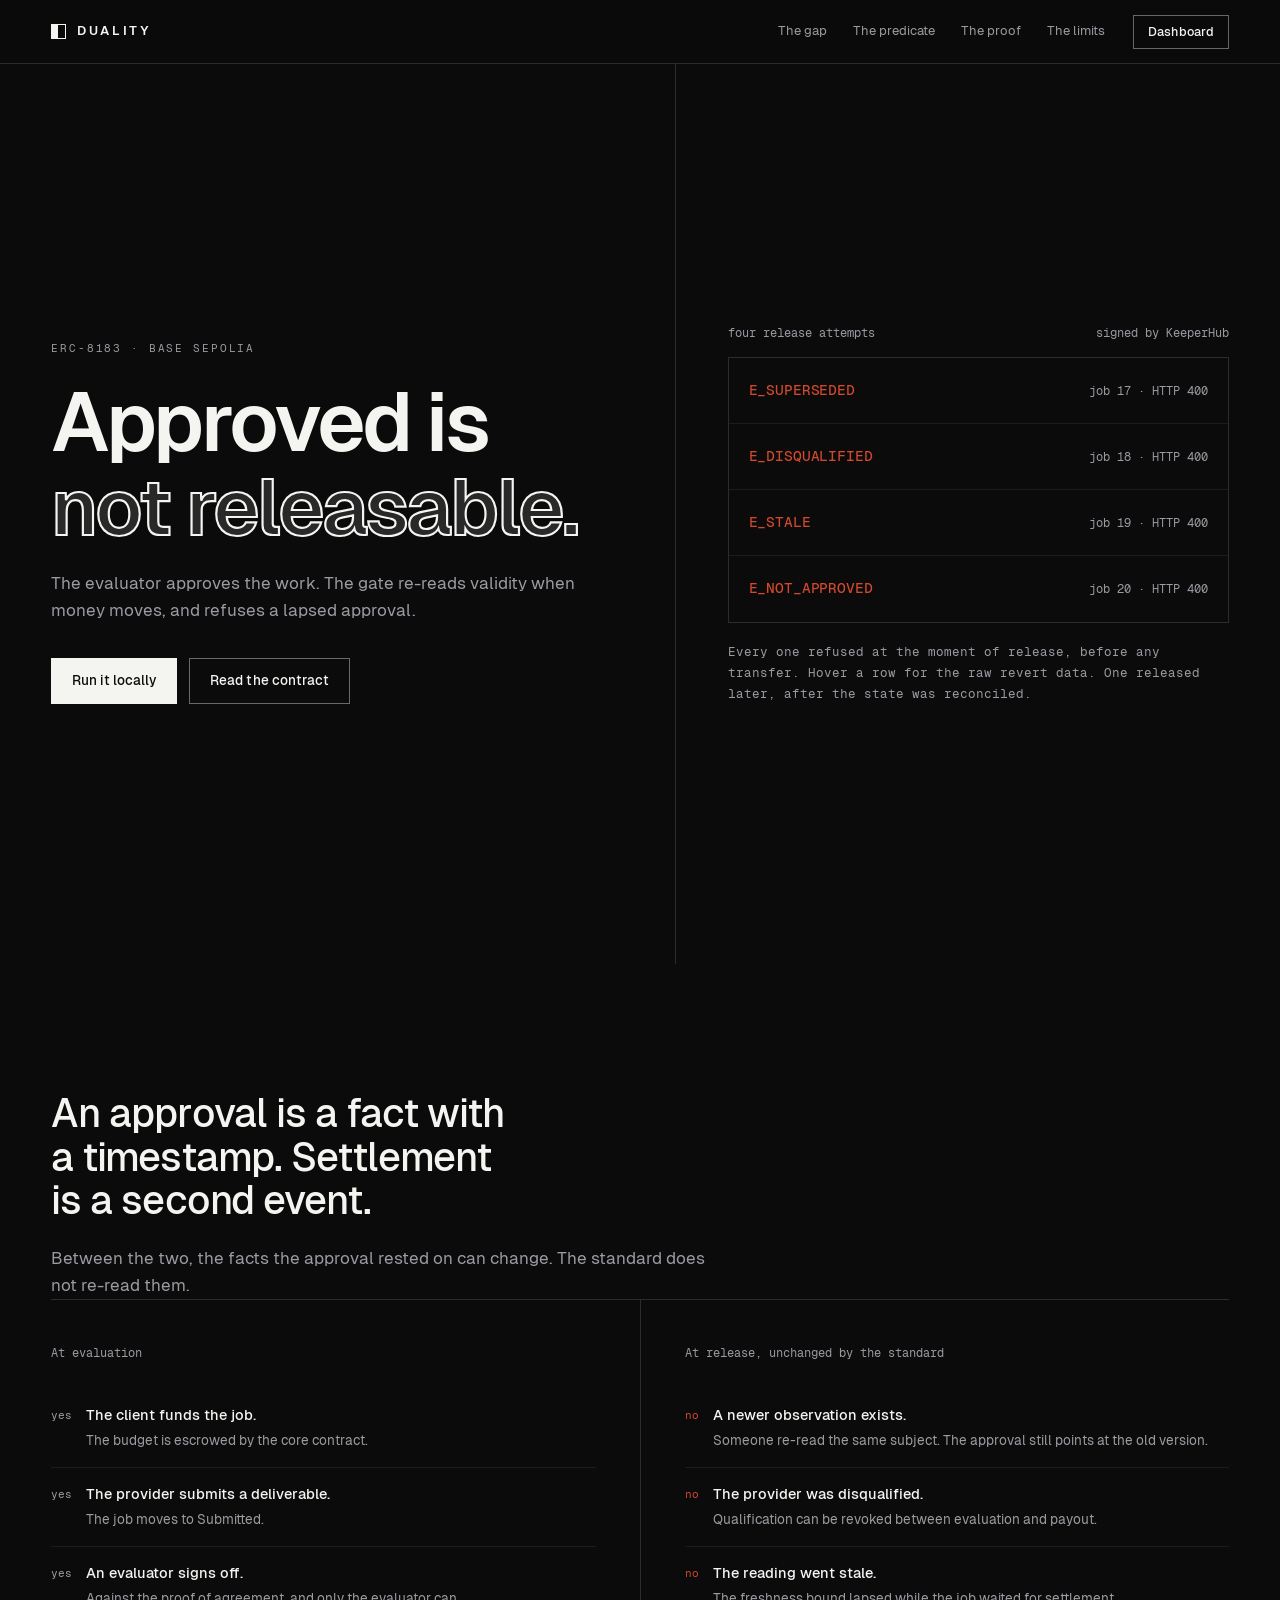
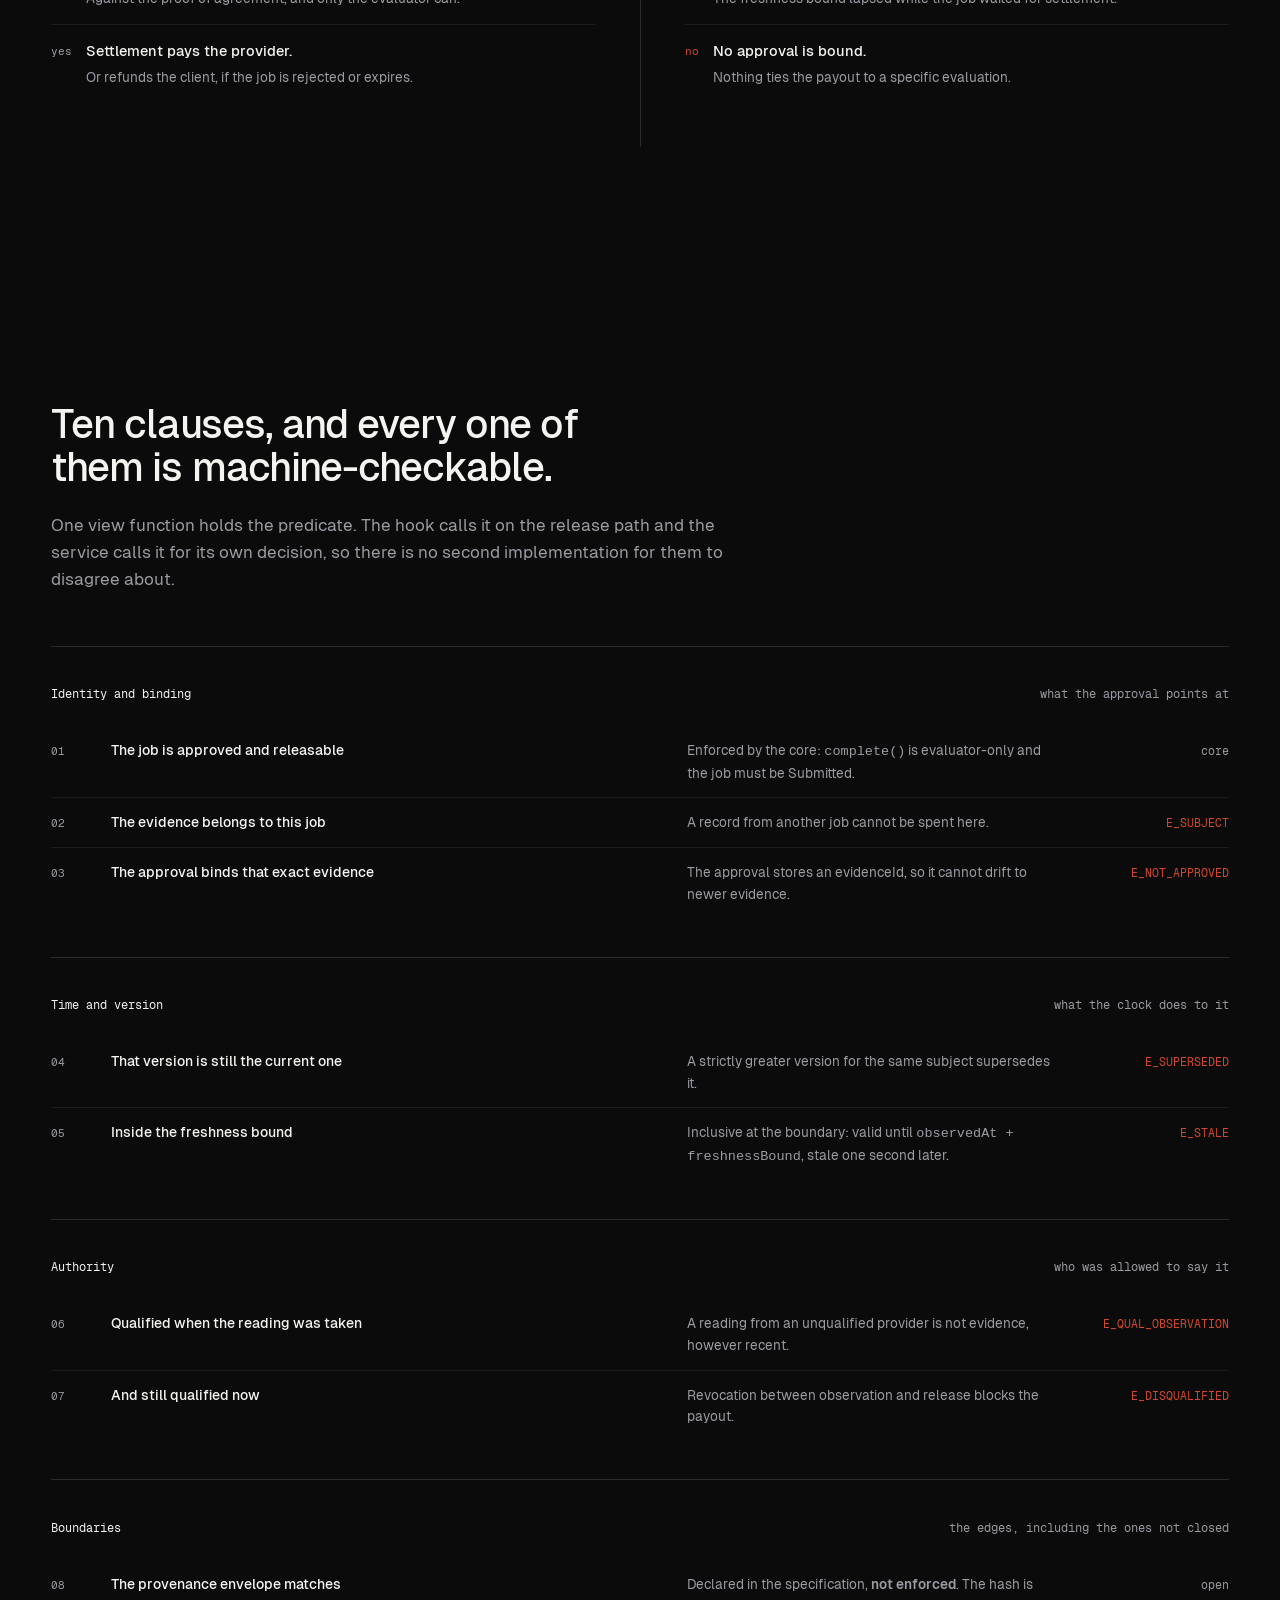
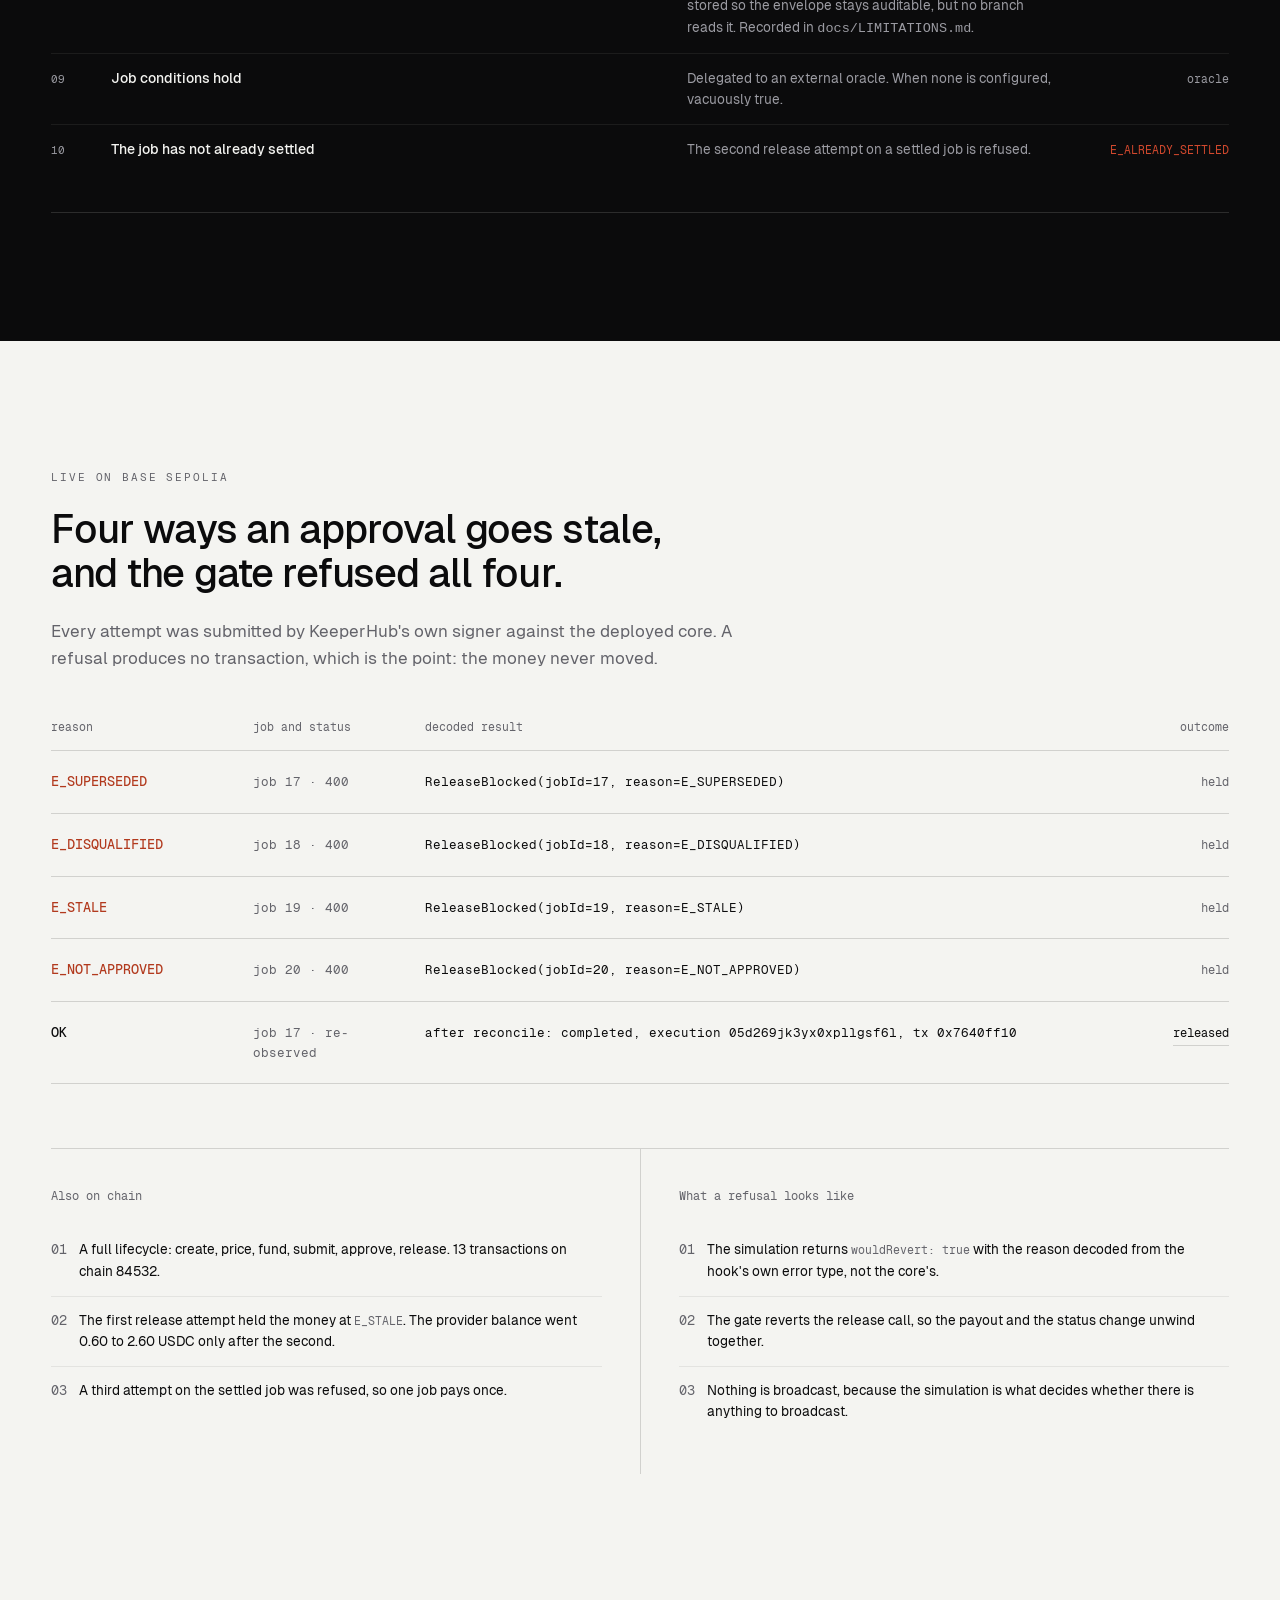
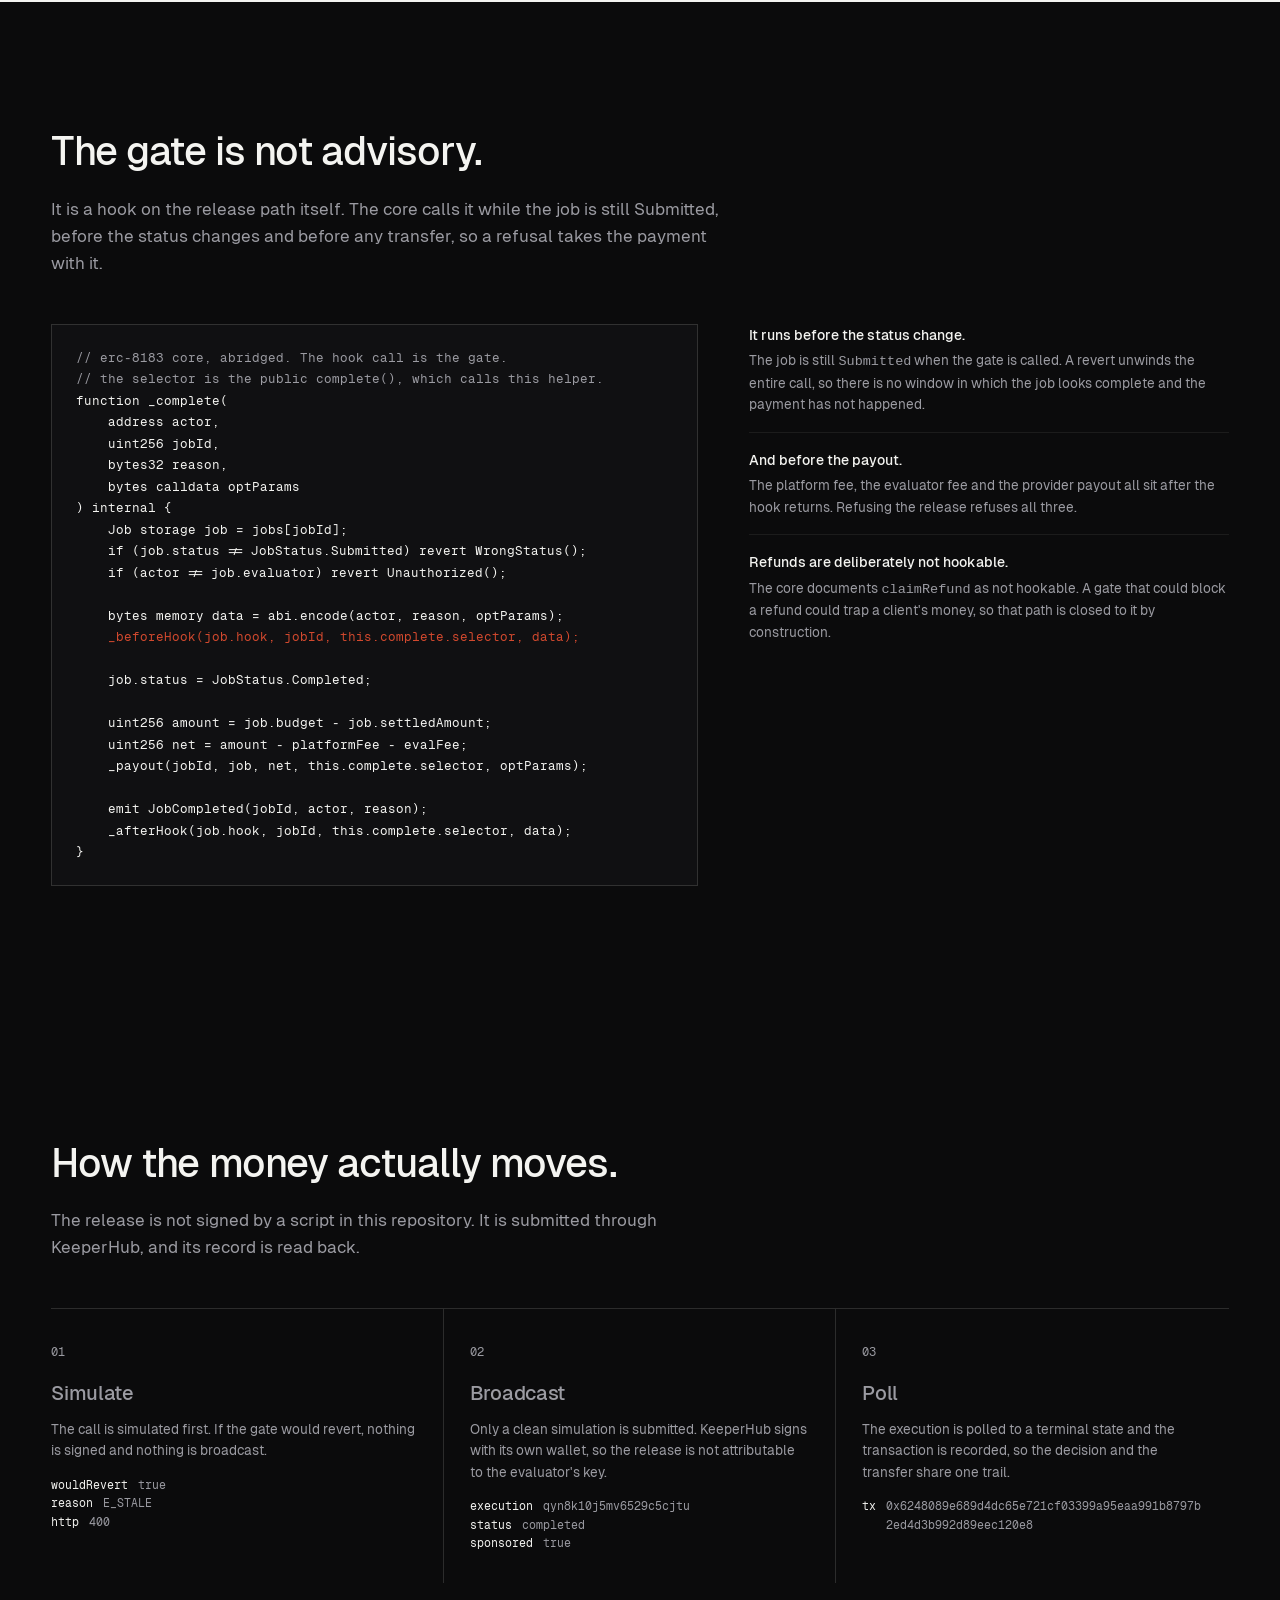
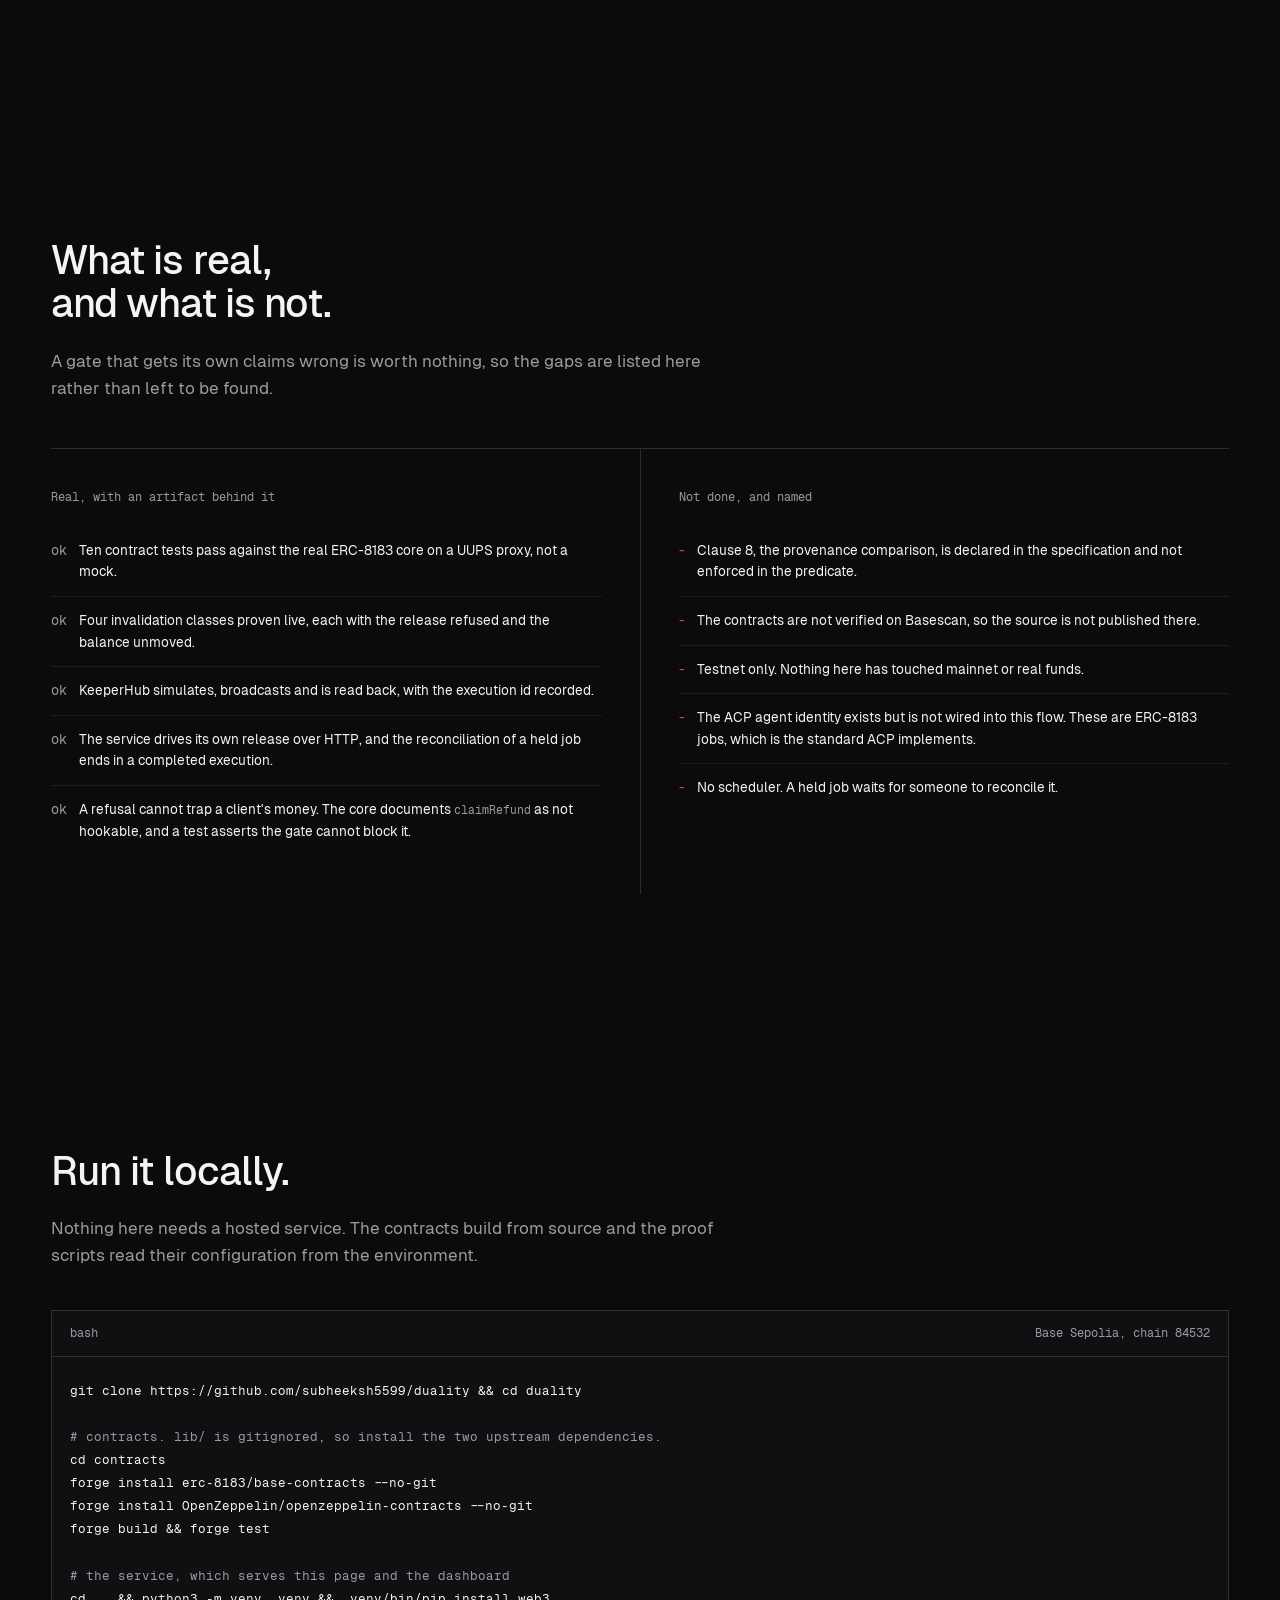
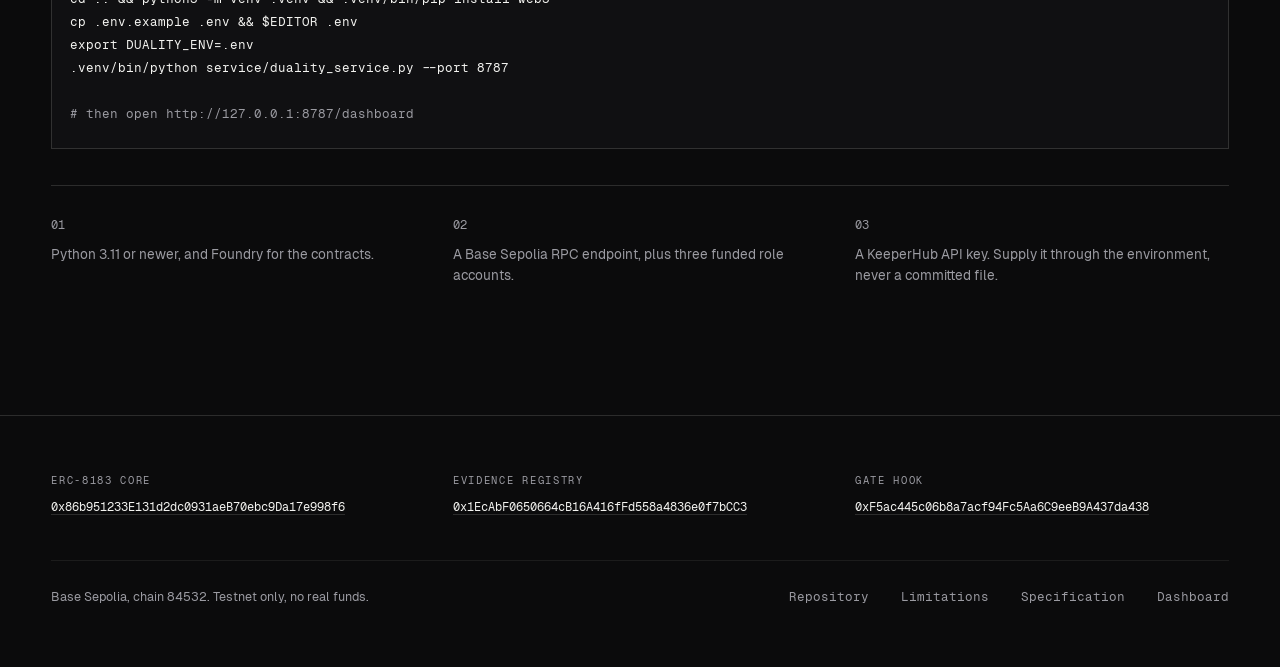
<file: service/web/index.html>
<!DOCTYPE html>
<html lang="en">
<head>
<meta charset="utf-8">
<meta name="viewport" content="width=device-width, initial-scale=1">
<title>DUALITY: a release gate for ERC-8183</title>
<meta name="description" content="An ERC-8183 evaluator approves the work. DUALITY makes the approval checkable at the instant the money moves, and refuses the release when it lapsed.">
<link rel="stylesheet" href="duality.css">
</head>
<body class="s-dark">

<nav class="nav">
  <div class="wrap">
    <a class="mark" href="/"><i aria-hidden="true"></i><span class="wordmark">DUALITY</span></a>
    <div class="navlinks">
      <a href="#gap">The gap</a>
      <a href="#predicate">The predicate</a>
      <a href="#proof">The proof</a>
      <a href="#honest">The limits</a>
    </div>
    <a class="btn btn-ghost" href="/dashboard">Dashboard</a>
  </div>
</nav>

<!-- ================================ hero ================================ -->
<header class="hero">
  <div class="wrap hero-grid">
    <div class="hero-left">
      <p class="eyebrow">ERC-8183 &middot; Base Sepolia</p>
      <h1 class="display">Approved is<br><span class="outline">not releasable.</span></h1>
      <p class="lede">The evaluator approves the work. The gate re-reads validity when money moves, and refuses a lapsed approval.</p>
      <div class="hero-cta">
        <a class="btn btn-solid" href="#run">Run it locally</a>
        <a class="btn btn-ghost" href="https://github.com/subheeksh5599/duality">Read the contract</a>
      </div>
    </div>

    <div class="hero-right">
      <div style="display:flex;justify-content:space-between;gap:16px;align-items:baseline;margin-bottom:14px">
        <span class="mono dim" style="font-size:12px">four release attempts</span>
        <span class="mono dim" style="font-size:12px">signed by KeeperHub</span>
      </div>
      <div class="ledger">
        <div class="attempt" title="0x455f5355504552534544454400000000000000000000000000000000000000">
          <code class="code">E_SUPERSEDED</code>
          <span class="job">job 17 &middot; HTTP 400</span>
        </div>
        <div class="attempt" title="0x455f4449535155414c4946494544000000000000000000000000000000000000">
          <code class="code">E_DISQUALIFIED</code>
          <span class="job">job 18 &middot; HTTP 400</span>
        </div>
        <div class="attempt" title="0x455f5354414c4500000000000000000000000000000000000000000000000000">
          <code class="code">E_STALE</code>
          <span class="job">job 19 &middot; HTTP 400</span>
        </div>
        <div class="attempt" title="0x455f4e4f545f415050524f564544000000000000000000000000000000000000">
          <code class="code">E_NOT_APPROVED</code>
          <span class="job">job 20 &middot; HTTP 400</span>
        </div>
      </div>
      <p class="mono dim" style="font-size:12.5px;margin:18px 0 0;line-height:1.7">
        Every one refused at the moment of release, before any transfer. Hover a row for
        the raw revert data. One released later, after the state was reconciled.
      </p>
    </div>
  </div>
</header>

<!-- ================================ the gap ============================= -->
<section class="section" id="gap">
  <div class="wrap">
    <h2 class="h2" style="max-width:22ch">An approval is a fact with a timestamp. Settlement is a second event.</h2>
    <p class="lede">Between the two, the facts the approval rested on can change. The standard does not re-read them.</p>

    <div class="compare">
      <div>
        <p class="mono dim" style="font-size:12px;margin:0">At evaluation</p>
        <ul class="rows">
          <li><span class="tick">yes</span><span><b>The client funds the job.</b><p>The budget is escrowed by the core contract.</p></span></li>
          <li><span class="tick">yes</span><span><b>The provider submits a deliverable.</b><p>The job moves to Submitted.</p></span></li>
          <li><span class="tick">yes</span><span><b>An evaluator signs off.</b><p>Against the proof of agreement, and only the evaluator can.</p></span></li>
          <li><span class="tick">yes</span><span><b>Settlement pays the provider.</b><p>Or refunds the client, if the job is rejected or expires.</p></span></li>
        </ul>
      </div>
      <div>
        <p class="mono dim" style="font-size:12px;margin:0">At release, unchanged by the standard</p>
        <ul class="rows">
          <li><span class="tick off">no</span><span><b>A newer observation exists.</b><p>Someone re-read the same subject. The approval still points at the old version.</p></span></li>
          <li><span class="tick off">no</span><span><b>The provider was disqualified.</b><p>Qualification can be revoked between evaluation and payout.</p></span></li>
          <li><span class="tick off">no</span><span><b>The reading went stale.</b><p>The freshness bound lapsed while the job waited for settlement.</p></span></li>
          <li><span class="tick off">no</span><span><b>No approval is bound.</b><p>Nothing ties the payout to a specific evaluation.</p></span></li>
        </ul>
      </div>
    </div>
  </div>
</section>

<!-- ============================== predicate ============================= -->
<section class="section" id="predicate">
  <div class="wrap">
    <h2 class="h2" style="max-width:26ch">Ten clauses, and every one of them is machine-checkable.</h2>
    <p class="lede">One view function holds the predicate. The hook calls it on the release path and the service calls it for its own decision, so there is no second implementation for them to disagree about.</p>

    <div class="clusters">
      <div class="cluster">
        <header>
          <span class="mono dim" style="font-size:12px">Identity and binding</span>
          <span class="mono dim" style="font-size:12px">what the approval points at</span>
        </header>
        <div class="clause"><span class="n">01</span><span class="what">The job is approved and releasable</span><span class="why">Enforced by the core: <code>complete()</code> is evaluator-only and the job must be Submitted.</span><span class="code aux">core</span></div>
        <div class="clause"><span class="n">02</span><span class="what">The evidence belongs to this job</span><span class="why">A record from another job cannot be spent here.</span><span class="code">E_SUBJECT</span></div>
        <div class="clause"><span class="n">03</span><span class="what">The approval binds that exact evidence</span><span class="why">The approval stores an evidenceId, so it cannot drift to newer evidence.</span><span class="code">E_NOT_APPROVED</span></div>
      </div>

      <div class="cluster">
        <header>
          <span class="mono dim" style="font-size:12px">Time and version</span>
          <span class="mono dim" style="font-size:12px">what the clock does to it</span>
        </header>
        <div class="clause"><span class="n">04</span><span class="what">That version is still the current one</span><span class="why">A strictly greater version for the same subject supersedes it.</span><span class="code">E_SUPERSEDED</span></div>
        <div class="clause"><span class="n">05</span><span class="what">Inside the freshness bound</span><span class="why">Inclusive at the boundary: valid until <code>observedAt + freshnessBound</code>, stale one second later.</span><span class="code">E_STALE</span></div>
      </div>

      <div class="cluster">
        <header>
          <span class="mono dim" style="font-size:12px">Authority</span>
          <span class="mono dim" style="font-size:12px">who was allowed to say it</span>
        </header>
        <div class="clause"><span class="n">06</span><span class="what">Qualified when the reading was taken</span><span class="why">A reading from an unqualified provider is not evidence, however recent.</span><span class="code">E_QUAL_OBSERVATION</span></div>
        <div class="clause"><span class="n">07</span><span class="what">And still qualified now</span><span class="why">Revocation between observation and release blocks the payout.</span><span class="code">E_DISQUALIFIED</span></div>
      </div>

      <div class="cluster">
        <header>
          <span class="mono dim" style="font-size:12px">Boundaries</span>
          <span class="mono dim" style="font-size:12px">the edges, including the ones not closed</span>
        </header>
        <div class="clause"><span class="n">08</span><span class="what">The provenance envelope matches</span><span class="why">Declared in the specification, <b>not enforced</b>. The hash is stored so the envelope stays auditable, but no branch reads it. Recorded in <code>docs/LIMITATIONS.md</code>.</span><span class="code aux">open</span></div>
        <div class="clause"><span class="n">09</span><span class="what">Job conditions hold</span><span class="why">Delegated to an external oracle. When none is configured, vacuously true.</span><span class="code aux">oracle</span></div>
        <div class="clause"><span class="n">10</span><span class="what">The job has not already settled</span><span class="why">The second release attempt on a settled job is refused.</span><span class="code">E_ALREADY_SETTLED</span></div>
      </div>
    </div>
  </div>
</section>

<!-- ============ the release: the one inversion to white ================ -->
<section class="section s-light" id="proof">
  <div class="wrap">
    <p class="eyebrow">Live on Base Sepolia</p>
    <h2 class="h2" style="max-width:24ch">Four ways an approval goes stale, and the gate refused all four.</h2>
    <p class="lede">Every attempt was submitted by KeeperHub's own signer against the deployed core. A refusal produces no transaction, which is the point: the money never moved.</p>

    <div class="receipts">
      <div class="receipt receipt-head">
        <span>reason</span><span>job and status</span><span>decoded result</span><span>outcome</span>
      </div>
      <div class="receipt">
        <span class="code">E_SUPERSEDED</span>
        <span class="job">job 17 &middot; 400</span>
        <span class="decoded">ReleaseBlocked(jobId=17, reason=E_SUPERSEDED)</span>
        <span class="mono dim" style="font-size:12px">held</span>
      </div>
      <div class="receipt">
        <span class="code">E_DISQUALIFIED</span>
        <span class="job">job 18 &middot; 400</span>
        <span class="decoded">ReleaseBlocked(jobId=18, reason=E_DISQUALIFIED)</span>
        <span class="mono dim" style="font-size:12px">held</span>
      </div>
      <div class="receipt">
        <span class="code">E_STALE</span>
        <span class="job">job 19 &middot; 400</span>
        <span class="decoded">ReleaseBlocked(jobId=19, reason=E_STALE)</span>
        <span class="mono dim" style="font-size:12px">held</span>
      </div>
      <div class="receipt">
        <span class="code">E_NOT_APPROVED</span>
        <span class="job">job 20 &middot; 400</span>
        <span class="decoded">ReleaseBlocked(jobId=20, reason=E_NOT_APPROVED)</span>
        <span class="mono dim" style="font-size:12px">held</span>
      </div>
      <div class="receipt">
        <span class="code ok">OK</span>
        <span class="job">job 17 &middot; re-observed</span>
        <span class="decoded">after reconcile: completed, execution 05d269jk3yx0xpllgsf6l, tx 0x7640ff10</span>
        <a href="https://sepolia.basescan.org/tx/0x7640ff105a0ebcab9229f9ecfba803a64aabe1adadf881dd28d2af9caf351e5c">released</a>
      </div>
    </div>

    <div class="status" style="margin-top:64px">
      <section>
        <p class="mono dim" style="font-size:12px;margin:0">Also on chain</p>
        <ul>
          <li><span class="mono dim">01</span><span>A full lifecycle: create, price, fund, submit, approve, release. 13 transactions on chain 84532.</span></li>
          <li><span class="mono dim">02</span><span>The first release attempt held the money at <code>E_STALE</code>. The provider balance went 0.60 to 2.60 USDC only after the second.</span></li>
          <li><span class="mono dim">03</span><span>A third attempt on the settled job was refused, so one job pays once.</span></li>
        </ul>
      </section>
      <section>
        <p class="mono dim" style="font-size:12px;margin:0">What a refusal looks like</p>
        <ul>
          <li><span class="mono dim">01</span><span>The simulation returns <code>wouldRevert: true</code> with the reason decoded from the hook's own error type, not the core's.</span></li>
          <li><span class="mono dim">02</span><span>The gate reverts the release call, so the payout and the status change unwind together.</span></li>
          <li><span class="mono dim">03</span><span>Nothing is broadcast, because the simulation is what decides whether there is anything to broadcast.</span></li>
        </ul>
      </section>
    </div>
  </div>
</section>

<!-- ========================= order of operations ======================== -->
<section class="section" id="order">
  <div class="wrap">
    <h2 class="h2" style="max-width:20ch">The gate is not advisory.</h2>
    <p class="lede">It is a hook on the release path itself. The core calls it while the job is still Submitted, before the status changes and before any transfer, so a refusal takes the payment with it.</p>

    <div class="codewrap">
      <pre class="code"><span class="c">// erc-8183 core, abridged. The hook call is the gate.</span>
<span class="c">// the selector is the public complete(), which calls this helper.</span>
<span class="k">function</span> _complete(
    address actor,
    uint256 jobId,
    bytes32 reason,
    bytes calldata optParams
) internal {
    Job storage job = jobs[jobId];
    <span class="k">if</span> (job.status != JobStatus.Submitted) revert WrongStatus();
    <span class="k">if</span> (actor != job.evaluator) revert Unauthorized();

    bytes memory data = abi.encode(actor, reason, optParams);
    <span class="hl">_beforeHook(job.hook, jobId, this.complete.selector, data);</span>

    job.status = JobStatus.Completed;

    uint256 amount = job.budget - job.settledAmount;
    uint256 net = amount - platformFee - evalFee;
    _payout(jobId, job, net, this.complete.selector, optParams);

    emit JobCompleted(jobId, actor, reason);
    _afterHook(job.hook, jobId, this.complete.selector, data);
}</pre>

      <ul class="notes">
        <li>
          <b>It runs before the status change.</b>
          <p>The job is still <code>Submitted</code> when the gate is called. A revert unwinds the entire call, so there is no window in which the job looks complete and the payment has not happened.</p>
        </li>
        <li>
          <b>And before the payout.</b>
          <p>The platform fee, the evaluator fee and the provider payout all sit after the hook returns. Refusing the release refuses all three.</p>
        </li>
        <li>
          <b>Refunds are deliberately not hookable.</b>
          <p>The core documents <code>claimRefund</code> as not hookable. A gate that could block a refund could trap a client's money, so that path is closed to it by construction.</p>
        </li>
      </ul>
    </div>
  </div>
</section>

<!-- ============================== sequence ============================= -->
<section class="section" id="release">
  <div class="wrap">
    <h2 class="h2" style="max-width:22ch">How the money actually moves.</h2>
    <p class="lede">The release is not signed by a script in this repository. It is submitted through KeeperHub, and its record is read back.</p>

    <div class="seq">
      <div>
        <span class="mono dim" style="font-size:12px">01</span>
        <p class="verb">Simulate</p>
        <p>The call is simulated first. If the gate would revert, nothing is signed and nothing is broadcast.</p>
        <div class="kv"><span>wouldRevert</span><span>true</span></div>
        <div class="kv"><span>reason</span><span>E_STALE</span></div>
        <div class="kv"><span>http</span><span>400</span></div>
      </div>
      <div>
        <span class="mono dim" style="font-size:12px">02</span>
        <p class="verb">Broadcast</p>
        <p>Only a clean simulation is submitted. KeeperHub signs with its own wallet, so the release is not attributable to the evaluator's key.</p>
        <div class="kv"><span>execution</span><span>qyn8k10j5mv6529c5cjtu</span></div>
        <div class="kv"><span>status</span><span>completed</span></div>
        <div class="kv"><span>sponsored</span><span>true</span></div>
      </div>
      <div>
        <span class="mono dim" style="font-size:12px">03</span>
        <p class="verb">Poll</p>
        <p>The execution is polled to a terminal state and the transaction is recorded, so the decision and the transfer share one trail.</p>
        <div class="kv"><span>tx</span><span>0x6248089e689d4dc65e721cf03399a95eaa991b8797b2ed4d3b992d89eec120e8</span></div>
      </div>
    </div>
  </div>
</section>

<!-- =============================== honest ============================= -->
<section class="section" id="honest">
  <div class="wrap">
    <h2 class="h2" style="max-width:18ch">What is real, and what is not.</h2>
    <p class="lede">A gate that gets its own claims wrong is worth nothing, so the gaps are listed here rather than left to be found.</p>

    <div class="status">
      <section>
        <p class="mono dim" style="font-size:12px;margin:0">Real, with an artifact behind it</p>
        <ul>
          <li><span class="mono dim">ok</span><span>Ten contract tests pass against the real ERC-8183 core on a UUPS proxy, not a mock.</span></li>
          <li><span class="mono dim">ok</span><span>Four invalidation classes proven live, each with the release refused and the balance unmoved.</span></li>
          <li><span class="mono dim">ok</span><span>KeeperHub simulates, broadcasts and is read back, with the execution id recorded.</span></li>
          <li><span class="mono dim">ok</span><span>The service drives its own release over HTTP, and the reconciliation of a held job ends in a completed execution.</span></li>
          <li><span class="mono dim">ok</span><span>A refusal cannot trap a client's money. The core documents <code>claimRefund</code> as not hookable, and a test asserts the gate cannot block it.</span></li>
        </ul>
      </section>
      <section>
        <p class="mono dim" style="font-size:12px;margin:0">Not done, and named</p>
        <ul>
          <li><span class="sig">-</span><span>Clause 8, the provenance comparison, is declared in the specification and not enforced in the predicate.</span></li>
          <li><span class="sig">-</span><span>The contracts are not verified on Basescan, so the source is not published there.</span></li>
          <li><span class="sig">-</span><span>Testnet only. Nothing here has touched mainnet or real funds.</span></li>
          <li><span class="sig">-</span><span>The ACP agent identity exists but is not wired into this flow. These are ERC-8183 jobs, which is the standard ACP implements.</span></li>
          <li><span class="sig">-</span><span>No scheduler. A held job waits for someone to reconcile it.</span></li>
        </ul>
      </section>
    </div>
  </div>
</section>

<!-- ================================ run =============================== -->
<section class="section" id="run">
  <div class="wrap">
    <h2 class="h2" style="max-width:16ch">Run it locally.</h2>
    <p class="lede">Nothing here needs a hosted service. The contracts build from source and the proof scripts read their configuration from the environment.</p>

    <div class="cmd">
      <div class="cmd-head">
        <span class="mono dim" style="font-size:12px">bash</span>
        <span class="mono dim" style="font-size:12px">Base Sepolia, chain 84532</span>
      </div>
<pre>git clone https://github.com/subheeksh5599/duality &amp;&amp; cd duality

<span class="cmt"># contracts. lib/ is gitignored, so install the two upstream dependencies.</span>
cd contracts
forge install erc-8183/base-contracts --no-git
forge install OpenZeppelin/openzeppelin-contracts --no-git
forge build &amp;&amp; forge test

<span class="cmt"># the service, which serves this page and the dashboard</span>
cd .. &amp;&amp; python3 -m venv .venv &amp;&amp; .venv/bin/pip install web3
cp .env.example .env &amp;&amp; $EDITOR .env
export DUALITY_ENV=.env
.venv/bin/python service/duality_service.py --port 8787

<span class="cmt"># then open http://127.0.0.1:8787/dashboard</span></pre>
    </div>

    <div class="reqs">
      <div>
        <span class="mono dim" style="font-size:12px">01</span>
        <p>Python 3.11 or newer, and Foundry for the contracts.</p>
      </div>
      <div>
        <span class="mono dim" style="font-size:12px">02</span>
        <p>A Base Sepolia RPC endpoint, plus three funded role accounts.</p>
      </div>
      <div>
        <span class="mono dim" style="font-size:12px">03</span>
        <p>A KeeperHub API key. Supply it through the environment, never a committed file.</p>
      </div>
    </div>
  </div>
</section>

<!-- ============================== footer ============================== -->
<footer class="footer">
  <div class="wrap">
    <dl class="addrs">
      <div>
        <dt>ERC-8183 core</dt>
        <dd><a href="https://sepolia.basescan.org/address/0x86b951233E131d2dc0931aeB70ebc9Da17e998f6">0x86b951233E131d2dc0931aeB70ebc9Da17e998f6</a></dd>
      </div>
      <div>
        <dt>Evidence registry</dt>
        <dd><a href="https://sepolia.basescan.org/address/0x1EcAbF0650664cB16A416fFd558a4836e0f7bCC3">0x1EcAbF0650664cB16A416fFd558a4836e0f7bCC3</a></dd>
      </div>
      <div>
        <dt>Gate hook</dt>
        <dd><a href="https://sepolia.basescan.org/address/0xF5ac445c06b8a7acf94Fc5Aa6C9eeB9A437da438">0xF5ac445c06b8a7acf94Fc5Aa6C9eeB9A437da438</a></dd>
      </div>
    </dl>
    <div class="footer-base">
      <span>Base Sepolia, chain 84532. Testnet only, no real funds.</span>
      <span class="mono">
        <a href="https://github.com/subheeksh5599/duality">Repository</a>
        &nbsp;&nbsp;
        <a href="https://github.com/subheeksh5599/duality/blob/master/docs/LIMITATIONS.md">Limitations</a>
        &nbsp;&nbsp;
        <a href="https://github.com/subheeksh5599/duality/blob/master/docs/PROTOCOL-SPEC.md">Specification</a>
        &nbsp;&nbsp;
        <a href="/dashboard">Dashboard</a>
      </span>
    </div>
  </div>
</footer>

</body>
</html>
</file>
<file: service/web/duality.css>
/* =====================================================================
   DUALITY design system
   Monochrome by construction: the page is black, and exactly one
   section inverts to white to mark the release. The single accent is
   reserved for a refused release, so colour means something.
   Geometry is all-sharp (radius 0) everywhere. No exceptions.
   ===================================================================== */

@font-face{font-family:Geist;src:url(fonts/Geist-Regular.woff2)format("woff2");font-weight:400;font-style:normal;font-display:swap}
@font-face{font-family:Geist;src:url(fonts/Geist-Medium.woff2)format("woff2");font-weight:500;font-style:normal;font-display:swap}
@font-face{font-family:Geist;src:url(fonts/Geist-SemiBold.woff2)format("woff2");font-weight:600;font-style:normal;font-display:swap}
@font-face{font-family:"Geist Mono";src:url(fonts/GeistMono-Regular.woff2)format("woff2");font-weight:400;font-style:normal;font-display:swap}
@font-face{font-family:"Geist Mono";src:url(fonts/GeistMono-Medium.woff2)format("woff2");font-weight:500;font-style:normal;font-display:swap}

:root{
  --ink:#0b0b0c;
  --ink-2:#101012;
  --ink-3:#17171a;
  --paper:#f4f4f1;
  --paper-2:#e8e8e4;
  --dim-on-dark:#9b9ba2;
  --dim-on-light:#63636a;
  --rule-on-dark:rgba(244,244,241,.14);
  --rule-on-dark-faint:rgba(244,244,241,.07);
  --rule-on-light:rgba(11,11,12,.15);
  --rule-on-light-faint:rgba(11,11,12,.07);
  --signal:#d2492e;
  --signal-soft:rgba(210,73,46,.13);
  --sans:Geist,ui-sans-serif,system-ui,-apple-system,"Segoe UI",sans-serif;
  --mono:"Geist Mono",ui-monospace,SFMono-Regular,Menlo,monospace;
  --gut:clamp(20px,4vw,56px);
  --max:1400px;
}

*,*::before,*::after{box-sizing:border-box}
html{-webkit-text-size-adjust:100%}
body{
  margin:0;background:var(--ink);color:var(--paper);
  font-family:var(--sans);font-size:15px;line-height:1.6;
  font-synthesis-weight:none;
  -webkit-font-smoothing:antialiased;
}
::selection{background:var(--signal);color:var(--paper)}
img,svg{display:block;max-width:100%}
a{color:inherit;text-decoration:none}
button{font:inherit;color:inherit;background:none;border:0;padding:0;cursor:pointer}
:focus-visible{outline:2px solid var(--signal);outline-offset:3px}
hr{border:0;border-top:1px solid var(--rule);margin:0}

/* --- surfaces: one variable set, two states ------------------------- */
.s-dark{--bg:var(--ink);--fg:var(--paper);--rule:var(--rule-on-dark);
  --rule-faint:var(--rule-on-dark-faint);--dim:var(--dim-on-dark);--raised:var(--ink-2)}
.s-light{--bg:var(--paper);--fg:var(--ink);--rule:var(--rule-on-light);
  --rule-faint:var(--rule-on-light-faint);--dim:var(--dim-on-light);--raised:var(--paper-2);
  --signal:#b23a1e}
.s-dark,.s-light{background:var(--bg);color:var(--fg)}

.wrap{width:100%;max-width:var(--max);margin-inline:auto;padding-inline:var(--gut)}
.mono{font-family:var(--mono);font-variant-numeric:tabular-nums}
.dim{color:var(--dim)}
.sig{color:var(--signal)}

/* --- type ----------------------------------------------------------- */
.eyebrow{
  font-family:var(--mono);font-size:11px;letter-spacing:.17em;text-transform:uppercase;
  color:var(--dim);margin:0 0 22px;
}
.display{
  font-size:clamp(2.55rem,6.6vw,5.15rem);font-weight:600;letter-spacing:-.035em;
  line-height:1.02;margin:0;text-wrap:balance;
}
.h2{
  font-size:clamp(1.62rem,3.1vw,2.6rem);font-weight:500;letter-spacing:-.024em;
  line-height:1.1;margin:0;text-wrap:balance;
}
.h3{font-size:1.0625rem;font-weight:500;letter-spacing:-.01em;margin:0}
.lede{font-size:1.0625rem;line-height:1.6;color:var(--dim);max-width:62ch;margin:22px 0 0;text-wrap:pretty}
.body{color:var(--dim);max-width:62ch;margin:0;text-wrap:pretty}
.pill{font-family:var(--mono);font-size:11px;letter-spacing:.09em;text-transform:uppercase}
.label{
  font-family:var(--mono);font-size:10.5px;letter-spacing:.2em;text-transform:uppercase;
  color:var(--dim);
}
.section{padding-block:clamp(72px,10vw,132px)}
.section-tight{padding-block:clamp(56px,7vw,92px)}
.stack>*+*{margin-top:0}

/* --- buttons -------------------------------------------------------- */
.btn{
  display:inline-flex;align-items:center;gap:9px;height:46px;padding:0 20px;
  font-size:13.5px;font-weight:500;letter-spacing:.005em;white-space:nowrap;
  border:1px solid var(--fg);transition:background .18s ease,color .18s ease,transform .06s ease;
}
.btn-solid{background:var(--fg);color:var(--bg)}
.btn-solid:hover{background:var(--signal);border-color:var(--signal);color:var(--paper)}
.btn-ghost{background:transparent;color:var(--fg);border-color:color-mix(in srgb,var(--fg) 40%,transparent)}
.btn-ghost:hover{border-color:var(--fg)}
.btn:active{transform:translateY(1px)}
.btn[disabled]{opacity:.42;cursor:not-allowed;transform:none}

/* --- navigation ----------------------------------------------------- */
.nav{
  position:sticky;top:0;z-index:40;height:64px;display:flex;align-items:center;
  border-bottom:1px solid var(--rule);
  background:color-mix(in srgb,var(--bg) 88%,transparent);
  backdrop-filter:blur(14px);
}
.nav .wrap{display:flex;align-items:center;gap:28px}
.mark{display:flex;align-items:center;gap:11px;flex:none}
.mark i{width:15px;height:15px;border:1px solid var(--fg);display:block;
  background:linear-gradient(90deg,var(--fg) 0 50%,transparent 50% 100%)}
.wordmark{font-size:13px;font-weight:600;letter-spacing:.2em}
.navlinks{display:flex;gap:26px;margin-left:auto;font-size:13px;color:var(--dim)}
.navlinks a{transition:color .16s ease}
.navlinks a:hover{color:var(--fg)}
.nav .btn{height:34px;padding:0 14px;font-size:12.5px;flex:none}

/* --- hero ----------------------------------------------------------- */
.hero-grid{display:grid;grid-template-columns:1.06fr .94fr;align-items:center;min-height:100dvh}
.hero-left{padding-block:clamp(64px,9vw,104px) clamp(56px,7vw,88px);padding-right:clamp(24px,4vw,64px)}
.hero-cta{display:flex;gap:12px;margin-top:34px;flex-wrap:wrap}
.outline{font-size:.96em;color:color-mix(in srgb,var(--fg) 13%,transparent);-webkit-text-stroke:2.2px var(--fg)}
@supports not (-webkit-text-stroke:1px black){.outline{color:var(--fg)}}
.hero-right{border-left:1px solid var(--rule);align-self:stretch;display:flex;
  flex-direction:column;justify-content:center;padding-left:clamp(24px,4vw,56px)}

/* the verdict ledger: the product's claim, as captured data ---------- */
.ledger{border:1px solid var(--rule)}
.ledger-head{display:flex;justify-content:space-between;align-items:baseline;gap:16px;
  padding:16px 18px;border-bottom:1px solid var(--rule)}
.attempt{display:grid;grid-template-columns:1fr auto;gap:5px 16px;align-items:baseline;
  padding:21px 20px;border-bottom:1px solid var(--rule-faint);position:relative;
  cursor:help;transition:background .16s ease}
.attempt:hover{background:color-mix(in srgb,var(--fg) 4%,transparent)}
.attempt:last-child{border-bottom:0}
.attempt code{font-family:var(--mono);font-size:14.5px;font-weight:500;letter-spacing:-.01em}
.attempt .job{font-family:var(--mono);font-size:12px;color:var(--dim)}
.attempt .code{font-family:var(--mono);font-size:14.5px;color:var(--signal)}
.attempt::before{content:"";position:absolute;left:0;top:0;bottom:0;width:2px;background:transparent}
.attempt:hover::before{background:var(--signal)}

/* --- two-column comparison ------------------------------------------ */
.compare{display:grid;grid-template-columns:1fr 1fr;border-top:1px solid var(--rule)}
.compare>div{padding:clamp(28px,3.4vw,44px) 0}
.compare>div+div{border-left:1px solid var(--rule);padding-left:clamp(28px,3.4vw,52px)}
.compare>div:first-child{padding-right:clamp(28px,3.4vw,52px)}
.rows{list-style:none;margin:26px 0 0;padding:0}
.rows li{display:grid;grid-template-columns:auto 1fr;gap:14px;align-items:start;
  padding:15px 0;border-top:1px solid var(--rule-faint);font-size:14.5px}
.rows li:first-child{border-top:0}
.rows .tick{font-family:var(--mono);font-size:11px;padding-top:3px;color:var(--dim)}
.rows .tick.off{color:var(--signal)}
.rows b{font-weight:500}
.rows p{margin:3px 0 0;color:var(--dim);font-size:13.5px}

/* --- clause clusters ------------------------------------------------ */
.clusters{margin-top:52px;border-top:1px solid var(--rule)}
.cluster{padding:clamp(26px,3vw,40px) 0;border-bottom:1px solid var(--rule)}
.cluster>header{display:flex;align-items:baseline;justify-content:space-between;gap:16px;
  margin-bottom:22px;flex-wrap:wrap}
.cluster>header span:first-child{color:var(--fg)}
.clause{display:grid;grid-template-columns:38px minmax(0,1.5fr) minmax(0,1fr) 150px;
  gap:22px;align-items:baseline;padding:13px 0;border-top:1px solid var(--rule-faint);
  font-size:14px}
.cluster .clause:first-of-type{border-top:0}
.clause .n{font-family:var(--mono);font-size:11px;color:var(--dim)}
.clause .what{font-weight:500}
.clause .why{color:var(--dim);font-size:13.5px}
.clause .code{font-family:var(--mono);font-size:11.5px;color:var(--signal);text-align:right}
.clause .code.aux{color:var(--dim)}

/* --- receipts (on the white surface) -------------------------------- */
.receipts{margin-top:46px}
.receipt{display:grid;grid-template-columns:180px 150px 1fr auto;gap:22px;
  align-items:baseline;padding:20px 0;border-top:1px solid var(--rule);font-size:14px}
.receipt:last-child{border-bottom:1px solid var(--rule)}
.receipt .code{font-family:var(--mono);font-size:13.5px;font-weight:500;color:var(--signal)}
.receipt .code.ok{color:inherit}
.receipt-head{padding:0 0 14px;border-top:0;cursor:default}
.receipt-head span{font-family:var(--mono);font-size:11.5px;color:var(--dim)}
.receipt .job,.receipt .http{font-family:var(--mono);font-size:12.5px;color:var(--dim)}
.receipt .decoded{font-family:var(--mono);font-size:12.5px;word-break:break-all;line-height:1.5}
.receipt a{font-family:var(--mono);font-size:12px;border-bottom:1px solid var(--rule);
  padding-bottom:2px;transition:border-color .16s ease}
.receipt a:hover{border-color:var(--fg)}

/* --- code with margin notes ----------------------------------------- */
.codewrap{display:grid;grid-template-columns:minmax(0,1.35fr) minmax(0,1fr);gap:clamp(28px,4vw,64px);
  margin-top:46px;align-items:start}
pre.code{
  margin:0;border:1px solid var(--rule);background:var(--raised);padding:22px 24px;
  font-family:var(--mono);font-size:12.5px;line-height:1.72;
  overflow-x:auto;white-space:pre-wrap;overflow-wrap:break-word;
}
pre.code .k{color:var(--fg)}
pre.code .c{color:var(--dim);font-style:normal}
pre.code .hl{color:var(--signal)}
.notes{list-style:none;margin:0;padding:0}
.notes li{padding:16px 0;border-top:1px solid var(--rule-faint);font-size:14px}
.notes li:first-child{border-top:0;padding-top:0}
.notes b{display:block;font-weight:500;margin-bottom:4px}
.notes p{margin:0;color:var(--dim);font-size:13.5px}

/* --- sequence ------------------------------------------------------- */
.seq{display:grid;grid-template-columns:repeat(3,1fr);margin-top:46px;border-top:1px solid var(--rule)}
.seq>div{padding:30px 26px 30px 0;border-right:1px solid var(--rule)}
.seq>div+div{padding-left:26px}
.seq>div:last-child{border-right:0}
.seq .verb{font-size:1.25rem;font-weight:500;letter-spacing:-.015em;margin:14px 0 10px}
.seq p{margin:0 0 14px;color:var(--dim);font-size:13.5px}
.seq .kv{display:flex;gap:10px;font-family:var(--mono);font-size:11.5px;color:var(--dim);
  word-break:break-all}
.seq .kv span:first-child{color:var(--fg);flex:none}

/* --- honest / pending columns --------------------------------------- */
.status{display:grid;grid-template-columns:1fr 1fr;gap:0;margin-top:46px;border-top:1px solid var(--rule)}
.status>section{padding:clamp(26px,3vw,40px) 0}
.status>section+section{border-left:1px solid var(--rule);padding-left:clamp(26px,3vw,52px)}
.status>section:first-child{padding-right:clamp(26px,3vw,52px)}
.status ul{list-style:none;margin:20px 0 0;padding:0}
.status li{padding:13px 0;border-top:1px solid var(--rule-faint);font-size:13.5px;
  display:grid;grid-template-columns:auto 1fr;gap:12px;align-items:start}
.status li:first-child{border-top:0}
.status li code{font-family:var(--mono);font-size:11.5px;color:var(--dim)}

/* --- command -------------------------------------------------------- */
.cmd{border:1px solid var(--rule);background:var(--raised);margin-top:40px}
.cmd-head{display:flex;justify-content:space-between;gap:16px;padding:13px 18px;
  border-bottom:1px solid var(--rule)}
.cmd pre{margin:0;padding:22px 18px;font-family:var(--mono);font-size:12.5px;line-height:1.85;overflow-x:auto}
.cmd .cmt{color:var(--dim)}
.reqs{display:grid;grid-template-columns:repeat(3,1fr);gap:28px;margin-top:36px;
  padding-top:26px;border-top:1px solid var(--rule)}
.reqs p{margin:8px 0 0;color:var(--dim);font-size:13.5px}

/* --- footer --------------------------------------------------------- */
.footer{border-top:1px solid var(--rule);padding-block:56px 64px}
.addrs{display:grid;grid-template-columns:repeat(3,1fr);gap:28px;margin:0 0 44px}
.addrs dt{font-family:var(--mono);font-size:10.5px;letter-spacing:.16em;text-transform:uppercase;
  color:var(--dim);margin-bottom:9px}
.addrs dd{margin:0;font-family:var(--mono);font-size:12px;word-break:break-all;line-height:1.5}
.addrs dd a{border-bottom:1px solid var(--rule);transition:border-color .16s ease}
.addrs dd a:hover{border-color:var(--fg)}
.footer-base{display:flex;justify-content:space-between;gap:24px;align-items:baseline;
  padding-top:26px;border-top:1px solid var(--rule-faint);font-size:12.5px;color:var(--dim);flex-wrap:wrap}

/* =====================================================================
   Dashboard
   Denser reading: instrument panel, not marketing page. Same tokens.
   ===================================================================== */
.dash{min-height:100dvh;display:flex;flex-direction:column}
.bar{height:56px;display:flex;align-items:center;gap:20px;padding-inline:var(--gut);
  border-bottom:1px solid var(--rule-on-dark);font-size:12.5px;flex:none}
.bar .spacer{margin-left:auto}
.chip{font-family:var(--mono);font-size:11.5px;color:var(--dim);
  border:1px solid var(--rule-on-dark);height:26px;display:inline-flex;align-items:center;padding:0 9px}
.chip.live{color:var(--fg)}
.dotlive{width:6px;height:6px;background:var(--fg);display:inline-block;margin-right:7px}

.counters{display:grid;grid-template-columns:repeat(5,1fr);border-bottom:1px solid var(--rule-on-dark);flex:none}
.counters>div{padding:15px var(--gut) 16px;border-right:1px solid var(--rule-on-dark-faint)}
.counters>div:last-child{border-right:0}
.counters .v{font-family:var(--mono);font-size:1.55rem;font-weight:500;letter-spacing:-.02em;
  line-height:1.1;font-variant-numeric:tabular-nums}
.counters .k{font-family:var(--mono);font-size:10px;letter-spacing:.17em;text-transform:uppercase;
  color:var(--dim);margin-top:6px}

.dashgrid{display:grid;grid-template-columns:minmax(260px,320px) minmax(0,1fr);flex:1;min-height:0}
.rail{border-right:1px solid var(--rule-on-dark);overflow-y:auto;max-height:calc(100dvh - 145px)}
.rail>header,.pane>header{padding:14px var(--gut) 12px;border-bottom:1px solid var(--rule-on-dark-faint);
  display:flex;justify-content:space-between;align-items:baseline;gap:12px}
.jobrow{display:grid;grid-template-columns:auto 1fr auto;gap:10px;align-items:center;
  padding:12px clamp(14px,2.2vw,22px);border-bottom:1px solid var(--rule-on-dark-faint);
  cursor:pointer;transition:background .14s ease}
.jobrow:hover{background:var(--ink-2)}
.jobrow[aria-current=true]{background:var(--ink-3);
  box-shadow:inset 2px 0 0 var(--signal)}
.jobrow .id{font-family:var(--mono);font-size:12.5px}
.jobrow .st{font-family:var(--mono);font-size:10.5px;letter-spacing:.09em;text-transform:uppercase;
  color:var(--dim)}
.jobrow .verdict{font-family:var(--mono);font-size:11px;text-align:right}
.verdict.hold{color:var(--signal)}
.verdict.release{color:var(--fg)}
.verdict.settled,.verdict.recon{color:var(--dim)}

.pane{overflow-y:auto;max-height:calc(100dvh - 145px);padding-bottom:40px}
/* the seam: approval on the left, release on the right */
.seam{display:grid;grid-template-columns:1fr 1fr;border-bottom:1px solid var(--rule-on-dark)}
.seam>div{padding:clamp(18px,2.4vw,28px)}
.seam .side-approval{background:var(--ink);border-right:1px solid var(--rule-on-dark)}
.seam .side-release{background:var(--paper);color:var(--ink)}
.seam .side-release.is-hold{box-shadow:inset 4px 0 0 var(--signal)}
.seam h3{font-family:var(--mono);font-size:10.5px;letter-spacing:.2em;text-transform:uppercase;
  margin:0 0 18px;font-weight:400;opacity:.72}
.facts{margin:0;display:grid;grid-template-columns:auto 1fr;gap:9px 16px;font-size:12.5px;
  font-family:var(--mono);font-variant-numeric:tabular-nums}
.facts dt{color:var(--dim);white-space:nowrap}
.seam .side-release .facts dt{color:var(--dim-on-light)}
.facts dd{margin:0;word-break:break-all}
.verdict-big{font-family:var(--mono);font-size:clamp(1.5rem,3.4vw,2.3rem);font-weight:500;
  letter-spacing:-.02em;line-height:1.05;margin:0 0 16px}
.verdict-big.hold{color:var(--signal)}
.reason{margin:0 0 18px;font-size:13px;opacity:.8;max-width:34ch}
.clock{font-family:var(--mono);font-size:13px;margin:0 0 20px;padding:0}
.clock.lapsed{color:var(--signal)}
.loghead{display:grid;grid-template-columns:78px 168px 1fr auto;gap:14px;
  padding:12px clamp(18px,2.4vw,28px);border-bottom:1px solid var(--rule-on-dark-faint);
  font-family:var(--mono);font-size:11px;color:var(--dim)}

.actions{display:flex;flex-wrap:wrap;gap:9px;padding:20px clamp(18px,2.4vw,28px);
  border-bottom:1px solid var(--rule-on-dark)}
.act{font-family:var(--mono);font-size:11.5px;letter-spacing:.05em;height:34px;padding:0 13px;
  border:1px solid var(--rule-on-dark);color:var(--fg);display:inline-flex;align-items:center;gap:8px;
  transition:border-color .15s ease,background .15s ease}
.act:hover{border-color:var(--fg);background:var(--ink-2)}
.act.primary{border-color:var(--fg)}
.act.danger:hover{border-color:var(--signal);color:var(--signal)}
.act.expected-block{border-style:dashed;border-color:var(--signal);color:var(--signal)}
/* on a static build release is locked, and a locked control must not look armed */
.act.expected-block[disabled]{border-style:solid;border-color:var(--rule-on-dark);color:var(--fg)}
.act[disabled]{opacity:.3;cursor:not-allowed}
/* said at the row itself: the ambiguity is here, not in the notice above */
.act-note{margin:0;padding:16px clamp(18px,2.4vw,28px) 0;font-family:var(--mono);font-size:11.5px;
  color:var(--dim)}

.log{padding:0}
.logrow{display:grid;grid-template-columns:78px 168px 1fr auto;gap:14px;align-items:baseline;
  padding:9px clamp(18px,2.4vw,28px);border-bottom:1px solid var(--rule-on-dark-faint);
  font-family:var(--mono);font-size:11.5px}
.logrow .t{color:var(--dim)}
.logrow .k{color:var(--dim)}
.logrow .k.blocked{color:var(--signal)}
.logrow .d{word-break:break-all}
.logrow .cid{color:var(--dim)}
.logrow a{border-bottom:1px solid var(--rule-on-dark-faint)}
.logrow a:hover{border-color:var(--fg)}

/* read-only notice on a static build */
.ro{margin:18px clamp(18px,2.4vw,28px) 0;padding:14px 16px;border:1px solid var(--rule-on-dark);
  color:var(--dim);font-size:13px;max-width:78ch;line-height:1.6}
.ro .mono{color:var(--fg)}
.empty{padding:34px clamp(18px,2.4vw,28px);color:var(--dim);font-size:13px}
.skel{padding:12px clamp(14px,2.2vw,22px);border-bottom:1px solid var(--rule-on-dark-faint)}
.skel i{display:block;height:9px;background:var(--ink-3);animation:pulse 1.4s ease-in-out infinite}
.skel i+i{margin-top:7px;width:62%}
@keyframes pulse{0%,100%{opacity:.45}50%{opacity:.9}}
.err{margin:16px clamp(18px,2.4vw,28px);padding:14px 16px;border:1px solid var(--signal);
  color:var(--signal);font-family:var(--mono);font-size:12px}

/* --- responsive ----------------------------------------------------- */
@media (max-width:1024px){
  .hero-grid{grid-template-columns:1fr;min-height:0}
  .hero-right{border-left:0;border-top:1px solid var(--rule);padding-left:0;
    padding-block:44px}
  .hero-left{padding-right:0}
  .codewrap,.status{grid-template-columns:1fr}
  .status>section+section{border-left:0;border-top:1px solid var(--rule);padding-left:0}
  .status>section:first-child{padding-right:0}
  .compare{grid-template-columns:1fr}
  .compare>div+div{border-left:0;border-top:1px solid var(--rule);padding-left:0}
  .compare>div:first-child{padding-right:0}
  .clause{grid-template-columns:30px 1fr;gap:14px}
  .clause .why{grid-column:2}
  .clause .code{grid-column:2;text-align:left}
  .receipt{grid-template-columns:1fr auto;gap:8px 16px}
  .receipt .decoded,.receipt a{grid-column:1/-1}
  .seq{grid-template-columns:1fr}
  .seq>div{border-right:0;border-bottom:1px solid var(--rule);padding:26px 0}
  .seq>div+div{padding-left:0}
  .reqs,.addrs{grid-template-columns:1fr}
  .counters{grid-template-columns:repeat(2,1fr)}
  .dashgrid{grid-template-columns:1fr}
  .rail{border-right:0;border-bottom:1px solid var(--rule-on-dark);max-height:38dvh}
  .pane{max-height:none}
  .seam{grid-template-columns:1fr}
  .seam .side-approval{border-right:0;border-bottom:1px solid var(--rule-on-dark)}
}
@media (max-width:620px){
  .navlinks{display:none}
  .bar{height:auto;flex-wrap:wrap;padding-block:12px;gap:10px}
  .bar .spacer{display:none}
  .counters{grid-template-columns:1fr 1fr}
  .jobrow .st{display:none}
  .jobrow{grid-template-columns:auto 1fr;overflow:hidden}
  .jobrow .verdict{overflow:hidden;text-overflow:ellipsis;white-space:nowrap}
  /* the log collapses to time and event on the first line, so the header does too */
  .logrow{grid-template-columns:1fr auto;gap:4px 12px}
  .logrow .d{grid-column:1/-1;min-width:0}
  .loghead{grid-template-columns:1fr auto;gap:4px 12px}
  .loghead span:nth-child(3),.loghead span:nth-child(4){display:none}
}
@media (prefers-reduced-motion:reduce){
  *{animation-duration:.001ms!important;transition-duration:.001ms!important}
  .skel i{animation:none;opacity:.6}
}
</file>
